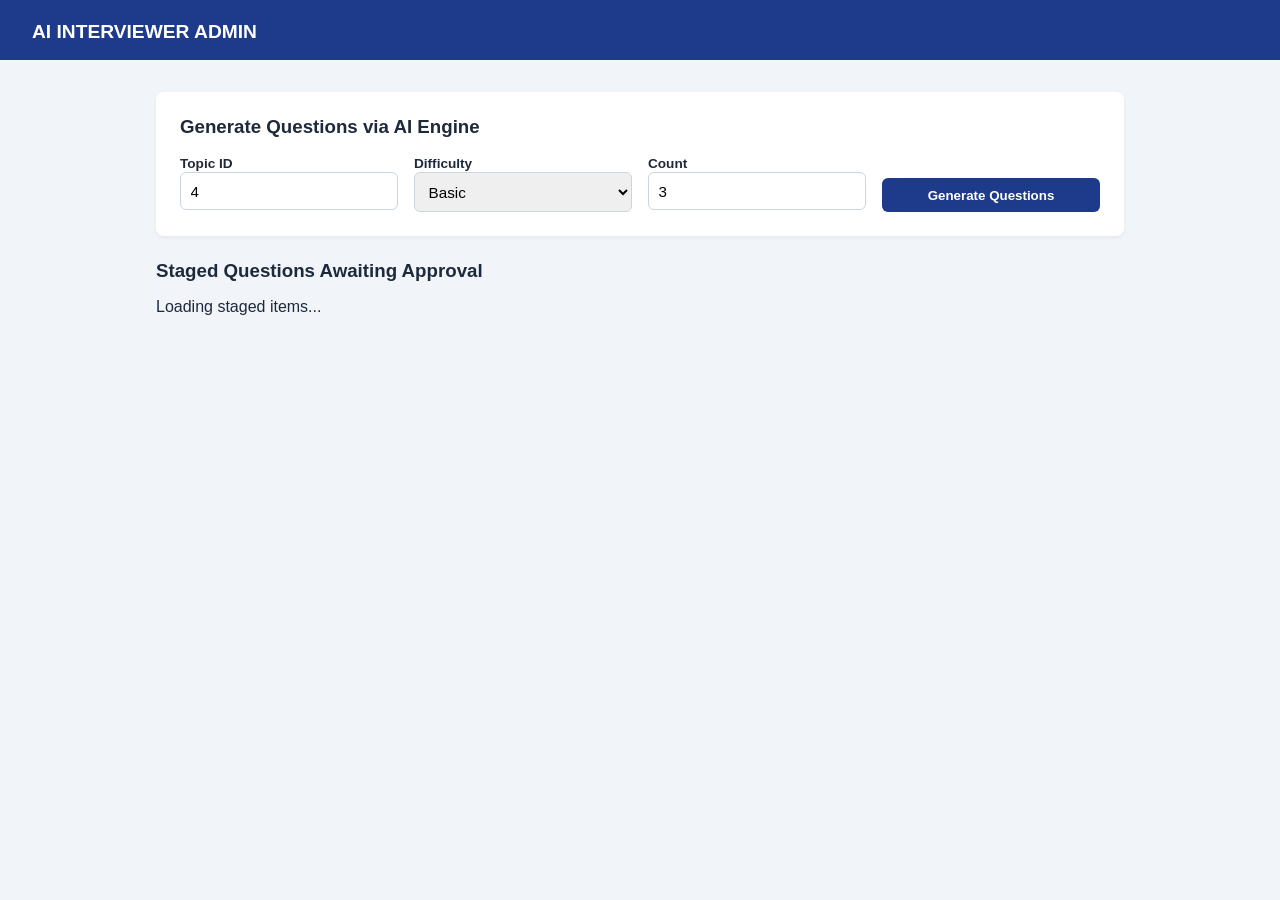
<file: frontend/pages/admin_ai_generator.html>
<!DOCTYPE html>
<html lang="en">
<head>
    <meta charset="UTF-8">
    <meta name="viewport" content="width=device-width, initial-scale=1.0">
    <title>AI Question Staging & Validation - Admin</title>
    <style>
        * { box-sizing: border-box; font-family: 'Segoe UI', Tahoma, Geneva, Verdana, sans-serif; margin: 0; padding: 0; }
        body { background-color: #f1f5f9; color: #1e293b; }
        nav { background-color: #1e3a8a; color: white; padding: 1rem 2rem; }
        nav a { color: white; text-decoration: none; font-weight: bold; font-size: 1.2rem; }
        .container { max-width: 1000px; margin: 2rem auto; padding: 0 1rem; }
        .card { background: white; padding: 1.5rem; border-radius: 8px; box-shadow: 0 2px 4px rgba(0,0,0,0.05); margin-bottom: 1.5rem; }
        .form-grid { display: grid; grid-template-columns: repeat(auto-fit, minmax(180px, 1fr)); gap: 1rem; margin-top: 1rem; }
        .input-field { padding: 0.6rem; border: 1px solid #cbd5e1; border-radius: 6px; font-size: 0.95rem; width: 100%; }
        .btn { background-color: #1e3a8a; color: white; border: none; padding: 0.6rem 1.2rem; border-radius: 6px; cursor: pointer; font-weight: bold; transition: 0.2s; }
        .btn:hover { background-color: #1d4ed8; }
        .btn:disabled { background-color: #94a3b8; cursor: not-allowed; }
        .error-banner { background-color: #fef2f2; color: #991b1b; border: 1px solid #fecaca; padding: 1rem; border-radius: 6px; margin-bottom: 1rem; display: none; }
        ul.options-list { margin: 0.5rem 0 1rem 1.5rem; }
        ul.options-list li { margin-bottom: 0.3rem; }
    </style>
</head>
<body>
    <nav>
        <h2><a href="#">AI INTERVIEWER ADMIN</a></h2>
    </nav>

    <div class="container">
        <div id="error-box" class="error-banner"></div>

        <div class="card">
            <h3>Generate Questions via AI Engine</h3>
            <div class="form-grid">
                <div>
                    <label style="font-size:0.85rem; font-weight:bold;">Topic ID</label>
                    <input type="number" id="topic-id" placeholder="e.g. 4" value="4" class="input-field">
                </div>
                <div>
                    <label style="font-size:0.85rem; font-weight:bold;">Difficulty</label>
                    <select id="difficulty-select" class="input-field">
                        <option value="basic">Basic</option>
                        <option value="intermediate">Intermediate</option>
                        <option value="advanced">Advanced</option>
                    </select>
                </div>
                <div>
                    <label style="font-size:0.85rem; font-weight:bold;">Count</label>
                    <input type="number" id="q-count" value="3" class="input-field">
                </div>
                <div style="display:flex; align-items:flex-end;">
                    <button id="gen-btn" onclick="generateAIQuestions()" class="btn" style="width:100%;">Generate Questions</button>
                </div>
            </div>
        </div>

        <h3>Staged Questions Awaiting Approval</h3>
        <div id="staged-container" style="margin-top: 1rem;">Loading staged items...</div>
    </div>

    <!-- Script Import with Fallback -->
    <script src="../js/main.js"></script>
    <script>
        // Fallback in case main.js failed to load
        if (typeof API_BASE_URL === 'undefined') {
            var API_BASE_URL = "http://127.0.0.1:8000/api";
        }

        function showError(msg) {
            const box = document.getElementById("error-box");
            box.innerText = msg;
            box.style.display = "block";
        }

        function clearError() {
            const box = document.getElementById("error-box");
            box.innerText = "";
            box.style.display = "none";
        }

        async function generateAIQuestions() {
            clearError();
            const topicId = document.getElementById("topic-id").value;
            const difficulty = document.getElementById("difficulty-select").value;
            const count = document.getElementById("q-count").value;
            const genBtn = document.getElementById("gen-btn");

            if (!topicId) {
                showError("Please enter a valid Topic ID.");
                return;
            }

            genBtn.disabled = true;
            genBtn.innerText = "Generating...";

            try {
                const res = await fetch(`${API_BASE_URL}/admin/ai/generate`, {
                    method: "POST",
                    headers: { "Content-Type": "application/json" },
                    body: JSON.stringify({ 
                        topic_id: parseInt(topicId), 
                        difficulty: difficulty, 
                        num_questions: parseInt(count) 
                    })
                });

                if (!res.ok) {
                    const errData = await res.json();
                    throw new Error(errData.detail || "Failed to generate questions from API.");
                }

                alert("Questions successfully generated & staged!");
                loadStagedQuestions();
            } catch (err) {
                showError(`Error: ${err.message}. Ensure FastAPI server (main.py) is running on port 8000.`);
            } finally {
                genBtn.disabled = false;
                genBtn.innerText = "Generate Questions";
            }
        }

        async function loadStagedQuestions() {
            clearError();
            const container = document.getElementById("staged-container");

            try {
                const res = await fetch(`${API_BASE_URL}/admin/ai/staged`);
                if (!res.ok) throw new Error("Failed to reach API server.");
                
                const data = await res.json();

                if (!data || data.length === 0) {
                    container.innerHTML = "<div class='card'><p>No staged questions pending review.</p></div>";
                    return;
                }

                container.innerHTML = data.map(q => `
                    <div class="card" style="border-left: 5px solid ${q.validation_status === 'valid' ? '#10b981' : '#ef4444'};">
                        <p style="font-size:0.85rem; color:#64748b;">
                            <strong>Topic:</strong> ${q.topic_name} | <strong>Difficulty:</strong> ${q.difficulty}
                        </p>
                        <h4 style="margin: 0.5rem 0;">${q.question_text}</h4>
                        <ul class="options-list">
                            ${q.options.map(o => `<li style="color: ${o.is_correct ? '#15803d' : '#334155'}; font-weight: ${o.is_correct ? 'bold' : 'normal'}">${o.text}${o.is_correct ? '✓' : ''}</li>`).join('')}
                        </ul>
                        <p style="font-size:0.85rem; color:#475569;"><em>Validation: ${q.validation_status} (${q.validation_reason})</em></p>
                        <button onclick="approveQuestion(${q.id})" class="btn" style="background:#10b981; margin-top:0.8rem;" ${q.validation_status !== 'valid' ? 'disabled' : ''}>Approve & Save</button>
                    </div>
                `).join('');
            } catch (err) {
                container.innerHTML = "<div class='card' style='color:#ef4444;'><p>Failed to connect to backend server.</p></div>";
                showError("Unable to load staged questions. Make sure python main.py is running on http://127.0.0.1:8000.");
            }
        }

        async function approveQuestion(id) {
            clearError();
            try {
                const res = await fetch(`${API_BASE_URL}/admin/ai/approve/${id}`, { method: "POST" });
                if (!res.ok) throw new Error("Approval failed.");
                
                alert("Question approved and migrated to active database!");
                loadStagedQuestions();
            } catch (err) {
                showError(err.message);
            }
        }

        // Initialize on page load
        loadStagedQuestions();
    </script>
</body>
</html>
</file>
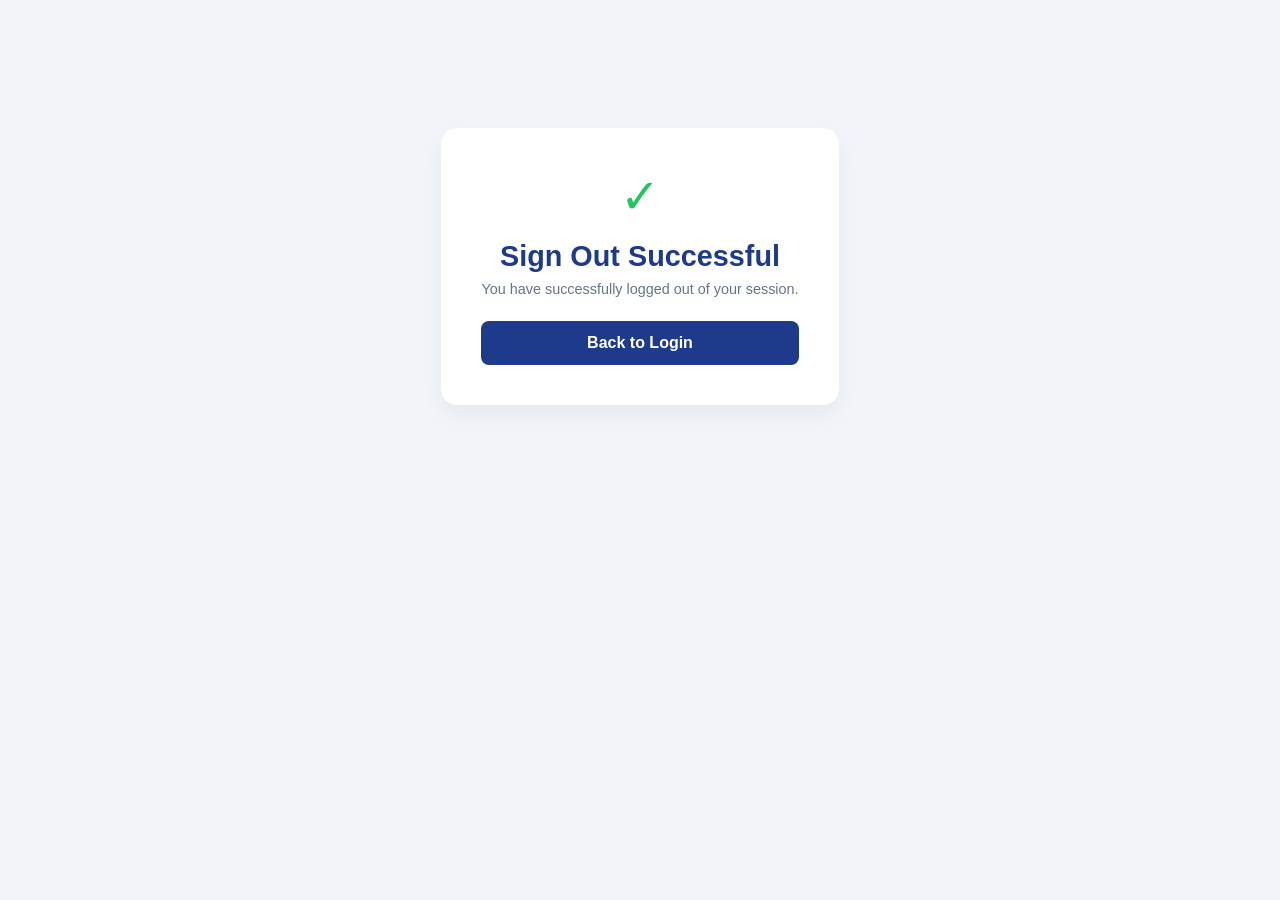
<file: frontend/pages/logout.html>
<!DOCTYPE html>
<html lang="en">
<head>
    <meta charset="UTF-8">
    <meta name="viewport" content="width=device-width, initial-scale=1.0">
    <title>Sign Out Successful - AI Interviewer</title>
    <link rel="stylesheet" href="../css/style.css">
</head>
<body>
    <div class="auth-card" style="text-align: center; margin-top: 8rem;">
        <div style="font-size: 3rem; color: #22c55e; margin-bottom: 1rem;">✓</div>
        <h2>Sign Out Successful</h2>
        <p class="sub-header">You have successfully logged out of your session.</p>
        <a href="login.html" class="btn">Back to Login</a>
    </div>
</body>
</html>
</file>
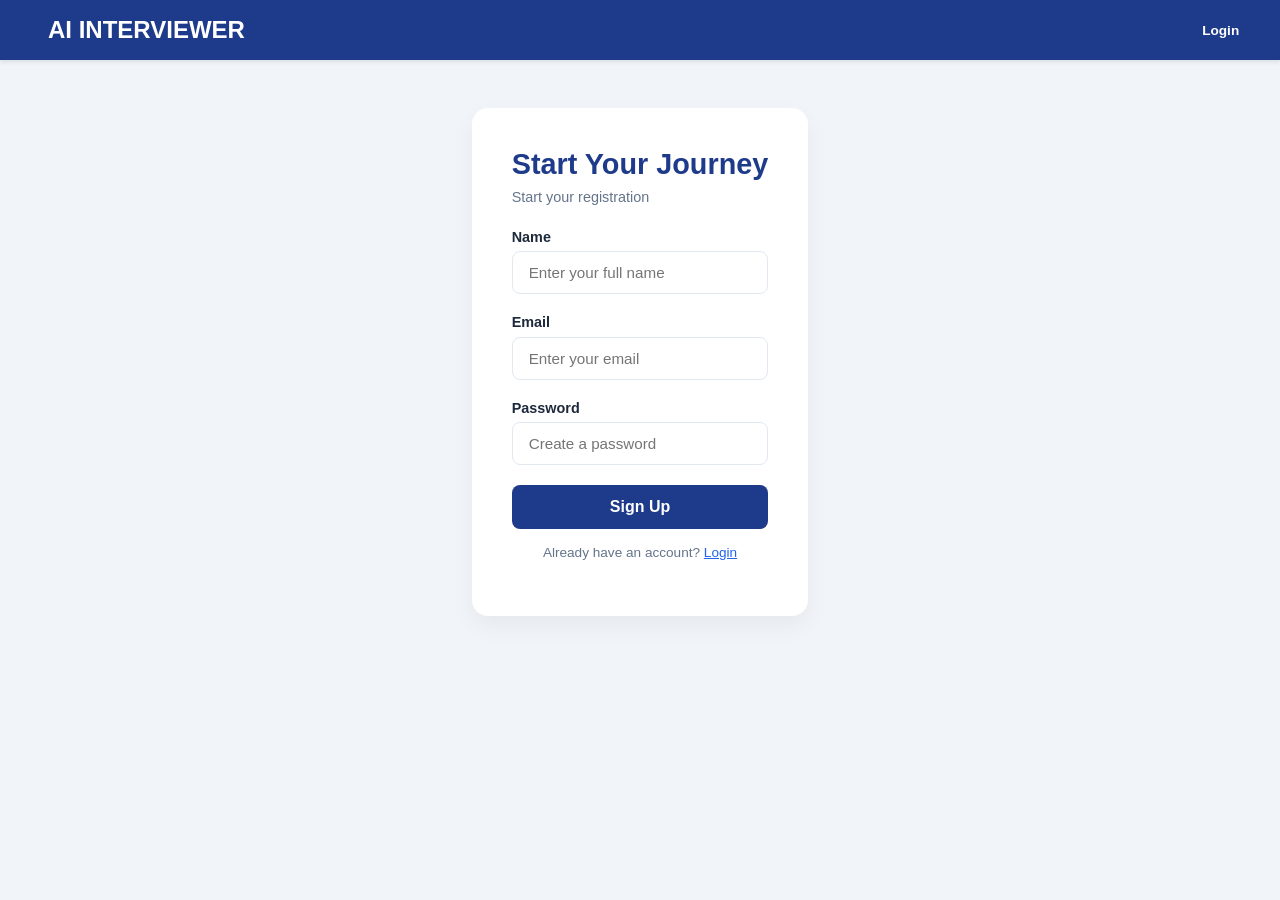
<file: frontend/pages/register.html>
﻿<!DOCTYPE html>
<html lang="en">
<head>
    <meta charset="UTF-8">
    <meta name="viewport" content="width=device-width, initial-scale=1.0">
    <title>Start Your Journey - AI Interviewer</title>
    <link rel="stylesheet" href="../css/style.css">
</head>
<body>
    <nav>
        <h2><a href="../index.html">AI INTERVIEWER</a></h2>
        <div id="nav-right"></div>
    </nav>

    <div class="auth-card">
        <h2>Start Your Journey</h2>
        <p class="sub-header">Start your registration</p>

        <form id="register-form">
            <div class="form-group">
                <label for="fullName">Name</label>
                <input type="text" id="fullName" required placeholder="Enter your full name">
            </div>
            <div class="form-group">
                <label for="email">Email</label>
                <input type="email" id="email" required placeholder="Enter your email">
            </div>
            <div class="form-group">
                <label for="password">Password</label>
                <input type="password" id="password" required placeholder="Create a password">
            </div>
            <button type="submit" class="btn">Sign Up</button>
        </form>
        <p style="text-align: center; margin-top: 1rem; font-size: 0.85rem; color: #64748b;">
            Already have an account? <a href="login.html" style="color: #2563eb;">Login</a>
        </p>
        <div id="message" style="margin-top: 1rem; text-align: center; font-weight: 500;"></div>
    </div>

    <script src="../js/main.js"></script>
    <script>
        document.getElementById("register-form").addEventListener("submit", async (e) => {
            e.preventDefault();
            const fullName = document.getElementById("fullName").value.trim();
            const email = document.getElementById("email").value.trim();
            const password = document.getElementById("password").value.trim();
            const msgDiv = document.getElementById("message");

            try {
                const res = await fetch(`${API_BASE_URL}/register`, {
                    method: "POST",
                    headers: { "Content-Type": "application/json" },
                    body: JSON.stringify({ full_name: fullName, email: email, password: password })
                });
                const data = await res.json();
                if (res.ok) {
                    msgDiv.style.color = "green";
                    msgDiv.innerText = "Registration successful! Redirecting to login...";
                    setTimeout(() => window.location.href = "login.html", 1000);
                } else {
                    msgDiv.style.color = "red";
                    msgDiv.innerText = data.detail || "Registration failed.";
                }
            } catch (err) {
                msgDiv.style.color = "red";
                msgDiv.innerText = "Error connecting to server.";
            }
        });
    </script>
</body>
</html>
</file>
<file: frontend/css/style.css>
﻿* {
    box-sizing: border-box;
    margin: 0;
    padding: 0;
    font-family: 'Segoe UI', Tahoma, Geneva, Verdana, sans-serif;
}

body {
    background-color: #f4f7f6;
    color: #333;
}

nav {
    background-color: #2c3e50;
    padding: 1rem 2rem;
    display: flex;
    justify-content: space-between;
    align-items: center;
}

nav a {
    color: #ecf0f1;
    text-decoration: none;
    margin-left: 1rem;
    font-weight: 500;
}

nav a:hover {
    color: #3498db;
}

.container {
    max-width: 900px;
    margin: 2rem auto;
    padding: 2rem;
    background: #ffffff;
    border-radius: 8px;
    box-shadow: 0 4px 10px rgba(0,0,0,0.05);
}

.btn {
    display: inline-block;
    background-color: #3498db;
    color: white;
    padding: 0.6rem 1.4rem;
    border: none;
    border-radius: 4px;
    cursor: pointer;
    text-decoration: none;
    font-size: 1rem;
    margin-right: 0.5rem;
}

.btn:hover {
    background-color: #2980b9;
}

.btn-secondary {
    background-color: #95a5a6;
}

.btn-secondary:hover {
    background-color: #7f8c8d;
}

.form-group {
    margin-bottom: 1.2rem;
}

.form-group label {
    display: block;
    margin-bottom: 0.4rem;
    font-weight: 600;
}

.form-group input, .form-group textarea {
    width: 100%;
    padding: 0.6rem;
    border: 1px solid #ccc;
    border-radius: 4px;
    font-size: 1rem;
}

.card {
    border: 1px solid #e1e8ed;
    padding: 1.5rem;
    margin-bottom: 1rem;
    border-radius: 6px;
    background: #fafafa;
}

table {
    width: 100%;
    border-collapse: collapse;
    margin-top: 1rem;
}

table th, table td {
    padding: 0.8rem;
    border-bottom: 1px solid #ddd;
    text-align: left;
}

table th {
    background-color: #f8f9fa;
}

.badge-success {
    color: #27ae60;
    font-weight: bold;
}

.badge-danger {
    color: #c0392b;
    font-weight: bold;
}

.option-item {
    display: block;
    padding: 0.8rem;
    margin: 0.5rem 0;
    background: #edf2f7;
    border-radius: 4px;
    cursor: pointer;
}

.option-item input {
    margin-right: 0.8rem;
}

.error-msg {
    color: #e74c3c;
    margin-top: 0.5rem;
}:root {
    --primary-blue: #1e3a8a;
    --accent-blue: #2563eb;
    --bg-light: #f1f5f9;
    --card-bg: #ffffff;
    --text-main: #1e293b;
    --text-muted: #64748b;
    --border-color: #e2e8f0;
    --success-green: #22c55e;
}

* {
    box-sizing: border-box;
    margin: 0;
    padding: 0;
    font-family: 'Segoe UI', Tahoma, Geneva, Verdana, sans-serif;
}

body {
    background-color: var(--bg-light);
    color: var(--text-main);
    min-height: 100vh;
    display: flex;
    flex-direction: column;
}

nav {
    background-color: var(--primary-blue);
    color: #ffffff;
    padding: 1rem 2rem;
    display: flex;
    justify-content: space-between;
    align-items: center;
    box-shadow: 0 2px 4px rgba(0,0,0,0.1);
}

nav a {
    color: white;
    text-decoration: none;
    font-weight: 600;
}

.container {
    max-width: 900px;
    margin: 2rem auto;
    padding: 0 1rem;
    width: 100%;
}

.auth-card {
    max-width: 420px;
    margin: 3rem auto;
    background: var(--card-bg);
    padding: 2.5rem;
    border-radius: 16px;
    box-shadow: 0 10px 25px rgba(0,0,0,0.05);
}

.auth-card h2 {
    color: var(--primary-blue);
    margin-bottom: 0.5rem;
    font-size: 1.8rem;
}

.sub-header {
    color: var(--text-muted);
    font-size: 0.9rem;
    margin-bottom: 1.5rem;
}

.form-group {
    margin-bottom: 1.25rem;
    text-align: left;
}

.form-group label {
    display: block;
    margin-bottom: 0.4rem;
    font-weight: 600;
    font-size: 0.9rem;
    color: var(--text-main);
}

.form-group input, .form-group textarea {
    width: 100%;
    padding: 0.75rem 1rem;
    border: 1.5px solid var(--border-color);
    border-radius: 8px;
    font-size: 0.95rem;
    outline: none;
    transition: border-color 0.2s;
}

.form-group input:focus {
    border-color: var(--accent-blue);
}

.btn {
    display: inline-block;
    width: 100%;
    padding: 0.8rem;
    background-color: var(--primary-blue);
    color: white;
    border: none;
    border-radius: 8px;
    font-size: 1rem;
    font-weight: 600;
    cursor: pointer;
    text-align: center;
    text-decoration: none;
    transition: background-color 0.2s;
}

.btn:hover {
    background-color: var(--accent-blue);
}

.btn-secondary {
    background-color: #cbd5e1;
    color: var(--text-main);
}

.btn-secondary:hover {
    background-color: #94a3b8;
}

.grid-3 {
    display: grid;
    grid-template-columns: repeat(auto-fit, minmax(250px, 1fr));
    gap: 1.5rem;
    margin-top: 1.5rem;
}

.card {
    background: var(--card-bg);
    padding: 1.5rem;
    border-radius: 12px;
    box-shadow: 0 4px 6px rgba(0,0,0,0.03);
    border: 1px solid var(--border-color);
}

.metric-card {
    text-align: center;
    padding: 1.25rem;
    background: white;
    border-radius: 12px;
    border: 1px solid var(--border-color);
}

.metric-val {
    font-size: 1.8rem;
    font-weight: bold;
    color: var(--primary-blue);
    margin-top: 0.25rem;
}

.option-item {
    display: block;
    background: #f8fafc;
    border: 1.5px solid var(--border-color);
    padding: 1rem;
    border-radius: 8px;
    margin-bottom: 0.75rem;
    cursor: pointer;
    transition: all 0.2s;
}

.option-item:hover {
    border-color: var(--accent-blue);
    background: #eff6ff;
}

.progress-bar {
    width: 100%;
    height: 8px;
    background: #e2e8f0;
    border-radius: 4px;
    overflow: hidden;
    margin: 1rem 0;
}

.progress-fill {
    height: 100%;
    background: var(--accent-blue);
    width: 0%;
    transition: width 0.3s ease;
}

.history-item {
    display: flex;
    justify-content: space-between;
    align-items: center;
    padding: 1rem;
    background: white;
    border-radius: 8px;
    margin-bottom: 0.75rem;
    border: 1px solid var(--border-color);
}
</file>
